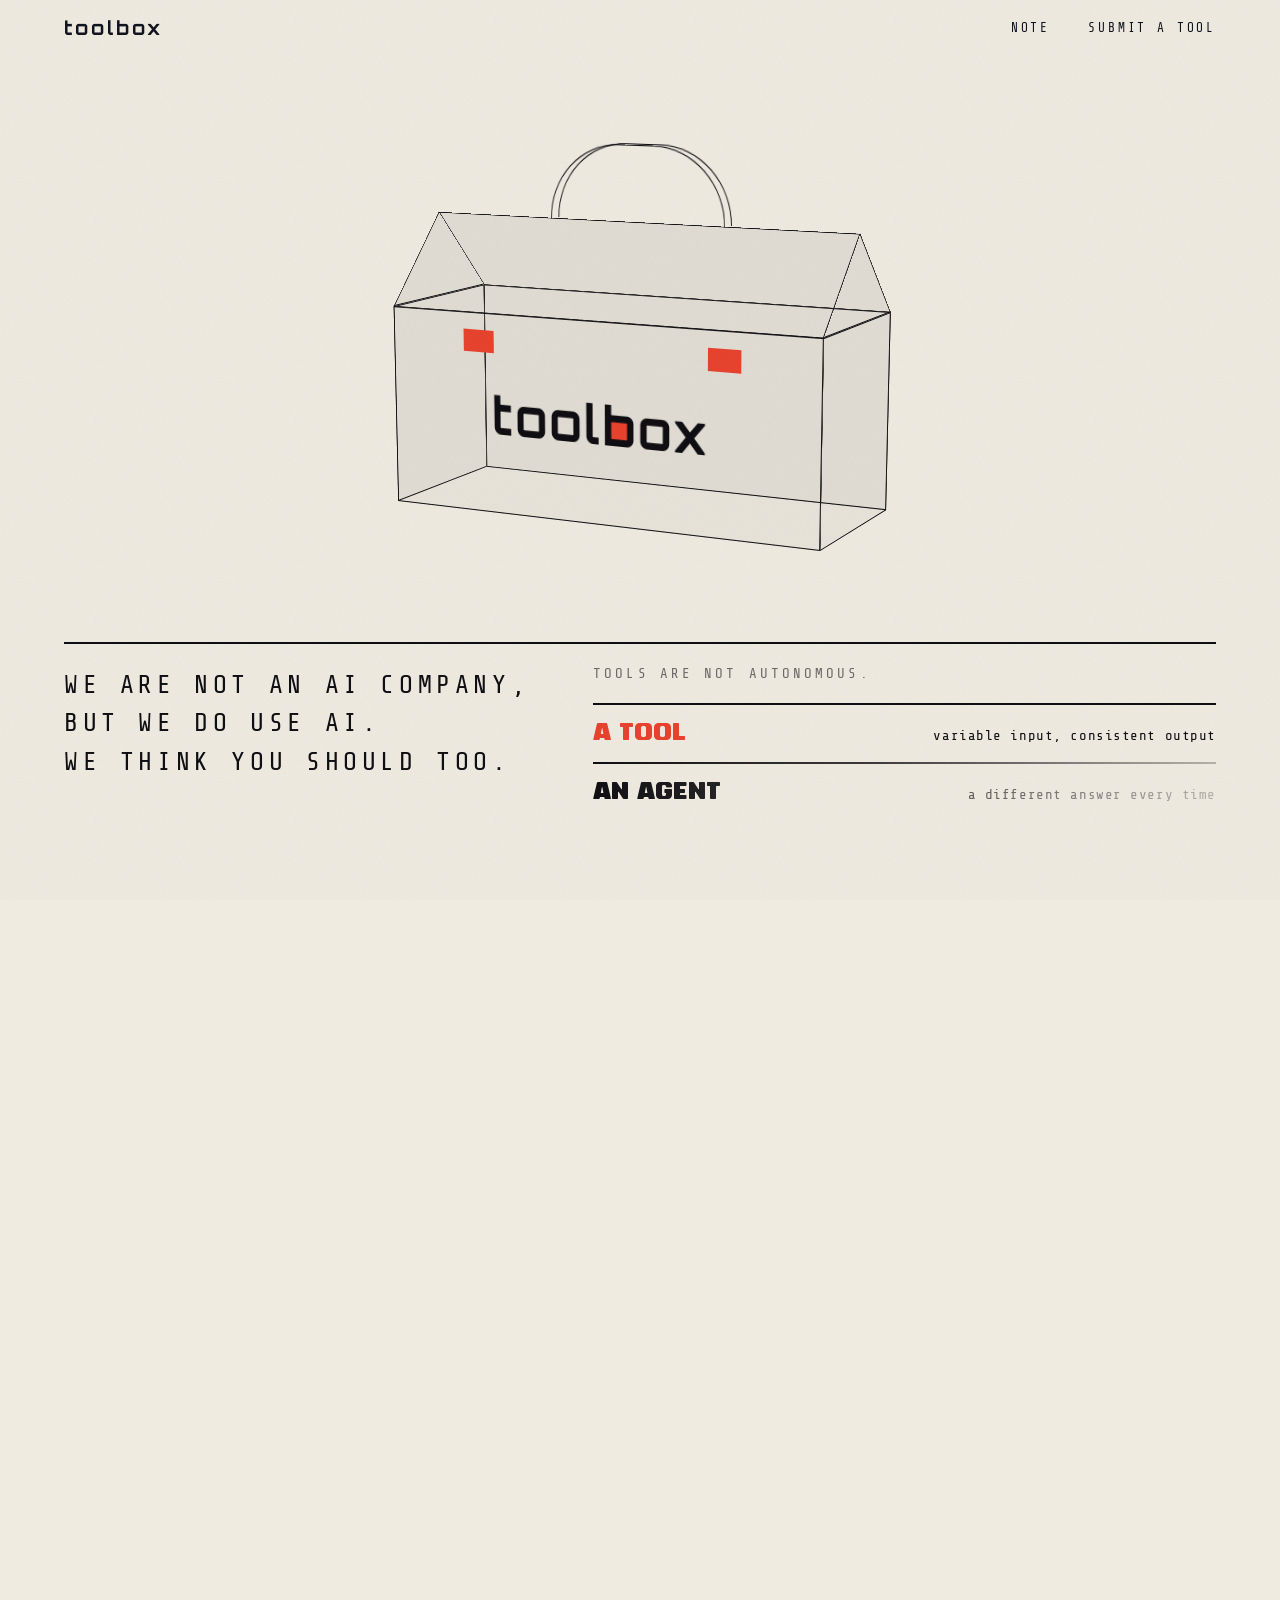
<file: index.html>
<!doctype html>
<html lang="en">
<head>
<meta charset="utf-8">
<meta name="viewport" content="width=device-width, initial-scale=1">
<title>toolbox</title>
<meta name="description" content="A node workspace for companies that build things one at a time.">
<meta property="og:title" content="toolbox">
<meta property="og:description" content="We are not an AI company, but we do use AI. We think you should too.">
<meta property="og:image" content="assets/og.png">
<link rel="stylesheet" href="site.css">
</head>
<body>

<nav>
  <span class="mk">toolbox</span>
  <span class="links">
    <a class="to" href="notes/rebuild.html">Note</a>
    <a class="to" href="#start" data-open>Submit a tool</a>
  </span>
</nav>

<!-- ============================ 1 → 2 · THE POINT, BECOMING THE STORY ============================
     One scene, held on screen while it scrolls. The box is a single object:
     large on the point, it shrinks into the centre of the diagram. -->
<section class="scene" data-scene>
  <i class="snap" style="top:0"></i><i class="snap" style="top:100svh"></i>
  <div class="stage">

    <div class="layer point" data-point>
      <div class="hero-inner wrap">
        <div class="tbx-stage" data-slot="point"></div>
        <div class="hero-foot">
          <div class="rule"></div>
          <div class="split foot-row">
            <p class="hero-slogan">
              <span>We are not an AI company,</span>
              <span>but we do use AI.</span>
              <span>We think you should too.</span>
            </p>
            <div class="stance">
              <p class="caps soft">Tools are not autonomous.</p>
              <div class="rows">
                <div class="row"><div class="split"><p class="t">A tool</p><p class="r">variable input, consistent output</p></div></div>
                <div class="row fade"><div class="split"><p>An agent</p><p class="r">a different answer every time</p></div></div>
              </div>
            </div>
          </div>
        </div>
      </div>
    </div>

    <div class="layer story" data-story>
      <div class="wrap" style="width:100%">
        <div class="bridge" data-bridge>
          <svg class="wires" aria-hidden="true"></svg>
          <div class="slabs">
            <div class="slab" tabindex="0"><div class="id"><p class="caps">CRM</p><p class="mono soft">bought in 2019</p></div><i class="hatch"></i></div>
            <div class="slab" tabindex="0"><div class="id"><p class="caps">ERP</p><p class="mono soft">set up by someone who left</p></div><i class="hatch"></i></div>
            <div class="slab" tabindex="0"><div class="id"><p class="caps">Accounts</p><p class="mono soft">only receives spreadsheets</p></div><i class="hatch"></i></div>
          </div>
          <div class="node" data-slot="story" role="img" aria-label="toolbox"></div>
          <div class="kinds" role="group" aria-label="Tools">
            <button type="button" class="kind" data-kind="create" aria-pressed="true"><i class="dot"></i><span class="caps">Create</span><span class="mono soft">quotes · documents</span></button>
            <button type="button" class="kind" data-kind="analyse" aria-pressed="false"><i class="dot"></i><span class="caps">Analyse</span><span class="mono soft">audits · reports</span></button>
            <button type="button" class="kind" data-kind="operate" aria-pressed="false"><i class="dot"></i><span class="caps">Operate</span><span class="mono soft">job cards · handover</span></button>
          </div>
        </div>
      </div>
    </div>

    <div class="tbx" data-box aria-hidden="true">
      <div class="body-g">
        <div class="f bk"></div><div class="f lf"></div><div class="f rt"><i class="pin out"></i></div>
        <div class="f bt ghost"></div><div class="f fr"><i class="pin in"></i></div>
      </div>
      <div class="lid">
        <div class="f sb"></div><div class="f el"></div><div class="f er"></div>
        <div class="f sf"></div><div class="f rg"></div>
      </div>
      <div class="arch b"></div><div class="arch a"></div>
      <div class="seam"></div>
      <div class="latch l"></div><div class="latch r"></div>
      <div class="mark"><span>tool<span class="b" data-hole>b</span>ox</span></div>
    </div>

  </div>
</section>

<!-- ============================ 3 · THE ACTION (dark) ============================
     A five-speed gate: the five steps are the five gears, the knob sits in
     first. Submit flips the panel to the form. -->
<section class="dark page cta" id="start">
  <div class="wrap">
    <div class="flip" data-flip>
      <div class="card">

        <div class="face front">
          <h2 class="ask">What would you build first?</h2>
          <div class="console">
            <svg class="gate" viewBox="0 0 640 400" role="group" aria-label="How it goes">
              <path class="chan o" d="M110 100 V300 M320 100 V300 M530 100 V200 M110 200 H530"/>
              <path class="chan i" d="M110 100 V300 M320 100 V300 M530 100 V200 M110 200 H530"/>
              <g class="gear" data-gear="1" tabindex="0" role="button" aria-label="1, Submit"><rect x="60" y="0" width="100" height="140"/><text class="n" x="110" y="36">1</text><text class="s" x="110" y="60">Submit</text></g>
              <g class="gear" data-gear="2" tabindex="0" role="button" aria-label="2, Assess"><rect x="60" y="260" width="100" height="140"/><text class="n" x="110" y="364">2</text><text class="s" x="110" y="388">Assess</text></g>
              <g class="gear" data-gear="3" tabindex="0" role="button" aria-label="3, Build"><rect x="270" y="0" width="100" height="140"/><text class="n" x="320" y="36">3</text><text class="s" x="320" y="60">Build</text></g>
              <g class="gear" data-gear="4" tabindex="0" role="button" aria-label="4, Deploy"><rect x="270" y="260" width="100" height="140"/><text class="n" x="320" y="364">4</text><text class="s" x="320" y="388">Deploy</text></g>
              <g class="gear" data-gear="5" tabindex="0" role="button" aria-label="5, Deliver"><rect x="480" y="0" width="100" height="140"/><text class="n" x="530" y="36">5</text><text class="s" x="530" y="60">Deliver</text></g>
              <circle class="knob" r="16" cx="110" cy="110"/>
            </svg>
            <button class="start" type="button" data-open><span>Submit</span><span>a tool</span></button>
          </div>
        </div>

        <form class="face back" data-form novalidate>
          <p class="caps soft">Submit a tool</p>
          <div class="fields">
            <label class="field"><span class="caps soft">Name</span><input name="name" autocomplete="name" required></label>
            <label class="field"><span class="caps soft">Company</span><input name="company" autocomplete="organization" required></label>
            <label class="field"><span class="caps soft">Email</span><input name="email" type="email" autocomplete="email" required></label>
            <label class="field wide"><span class="caps soft">The work, and what it should produce</span><textarea name="work" rows="4" required></textarea></label>
          </div>
          <div class="actions">
            <button class="go" type="submit">Send</button>
            <button class="quiet" type="button" data-close>Back</button>
            <p class="mono status" aria-live="polite"></p>
          </div>
        </form>

      </div>
    </div>
  </div>
</section>

<script src="vendor/anime.umd.min.js"></script>
<script src="site.js"></script>
<script src="scene.js"></script>
<script src="hole.js"></script>
<script src="gate.js"></script>
</body>
</html>
</file>
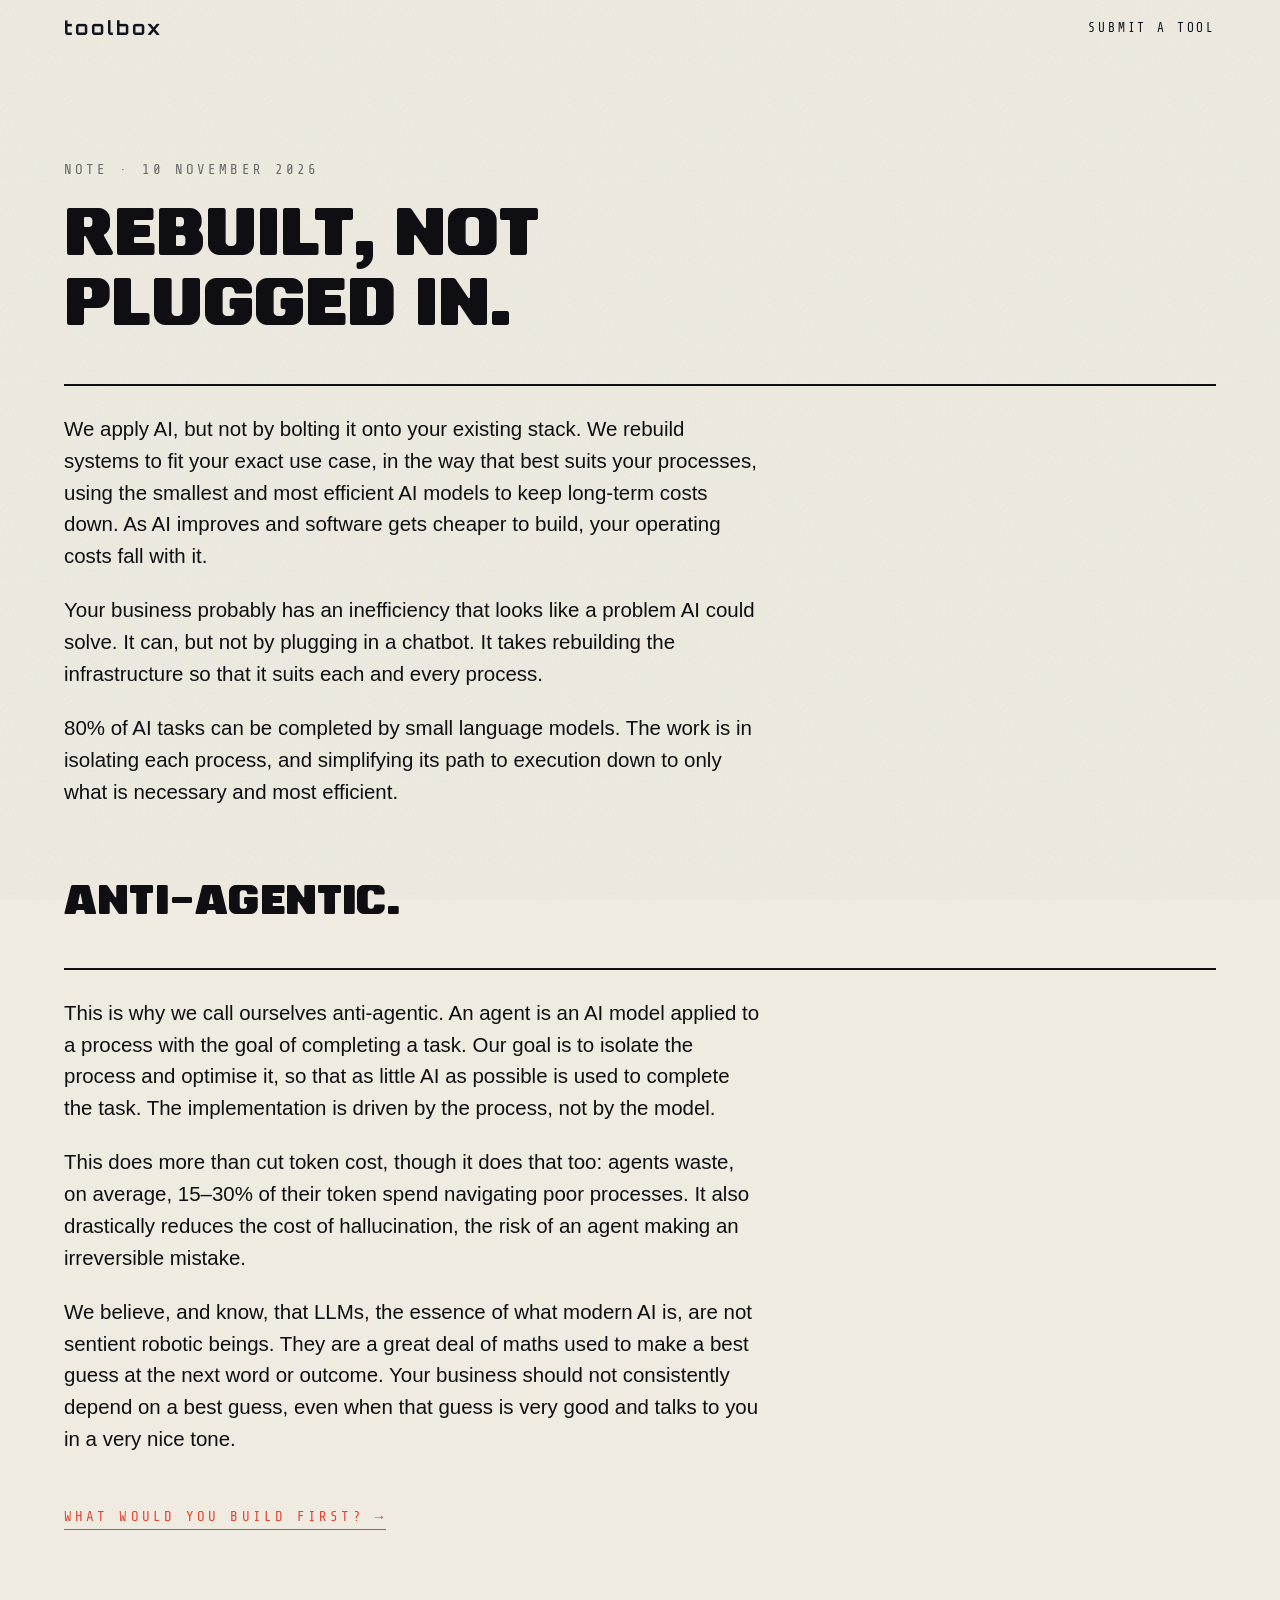
<file: notes/rebuild.html>
<!doctype html>
<html lang="en">
<head>
<meta charset="utf-8">
<meta name="viewport" content="width=device-width, initial-scale=1">
<title>Rebuilt, not plugged in — toolbox</title>
<meta name="description" content="We apply AI by rebuilding systems around your processes, on the smallest models that do the job — not by plugging a chatbot into your stack.">
<meta property="og:title" content="Rebuilt, not plugged in">
<meta property="og:image" content="../assets/og.png">
<link rel="stylesheet" href="../site.css">
<link rel="stylesheet" href="../note.css">
</head>
<body>

<nav>
  <a class="mk" href="../index.html">toolbox</a>
  <a class="to" href="../index.html#start">Submit a tool</a>
</nav>

<article class="note">
  <p class="caps soft">Note · 10 November 2026</p>
  <h1 class="title">Rebuilt, not plugged in.</h1>

  <div class="body">
    <p>
      We apply AI, but not by bolting it onto your existing stack. We rebuild
      systems to fit your exact use case, in the way that best suits your
      processes, using the smallest and most efficient AI models to keep
      long-term costs down. As AI improves and software gets cheaper to build,
      your operating costs fall with it.
    </p>
    <p>
      Your business probably has an inefficiency that looks like a problem AI
      could solve. It can, but not by plugging in a chatbot. It takes
      rebuilding the infrastructure so that it suits each and every process.
    </p>
    <p>
      80% of AI tasks can be completed by small language models. The work is in
      isolating each process, and simplifying its path to execution down to
      only what is necessary and most efficient.
    </p>
  </div>

  <h2 class="sub">Anti-agentic.</h2>
  <div class="body">
    <p>
      This is why we call ourselves anti-agentic. An agent is an AI model
      applied to a process with the goal of completing a task. Our goal is to
      isolate the process and optimise it, so that as little AI as possible is
      used to complete the task. The implementation is driven by the process,
      not by the model.
    </p>
    <p>
      This does more than cut token cost, though it does that too: agents
      waste, on average, 15–30% of their token spend navigating poor
      processes. It also drastically reduces the cost of hallucination, the
      risk of an agent making an irreversible mistake.
    </p>
    <p>
      We believe, and know, that LLMs, the essence of what modern AI is, are
      not sentient robotic beings. They are a great deal of maths used to make
      a best guess at the next word or outcome. Your business should not
      consistently depend on a best guess, even when that guess is very good
      and talks to you in a very nice tone.
    </p>
  </div>

  <a class="onward caps" href="../index.html#start">What would you build first? →</a>
</article>

</body>
</html>
</file>
<file: site.css>
/* ===========================================================================
   TOOLBOX — site, second edition.
   The first edition's system, kept whole (TOOLBOX/toolbox/site/index.html):
   rules never containers, split alignment, one red doing one job. Two grounds
   only — cream, and a single carbon band so the page has a spine.
   =========================================================================== */

@font-face { font-family:'Olivetti';        src:url('assets/font/Olivetti.ttf')  format('truetype'); font-display:swap; }
@font-face { font-family:'Share Tech Mono'; src:url('assets/font/sharetech.ttf') format('truetype'); font-display:swap; }
@font-face { font-family:'Orbitron';        src:url('assets/font/orbitron.ttf')  format('truetype'); font-display:swap; }

:root{
  --paper:#efebe1;
  --ink:#0f0e12;
  --ink-soft:rgba(15,14,18,.58);
  --ink-faint:rgba(15,14,18,.26);
  --red:#e8432e;

  --mono:'Share Tech Mono', ui-monospace, Menlo, monospace;
  --display:'Olivetti','Helvetica Neue',sans-serif;
  --thin:'Helvetica Neue',Helvetica,Arial,sans-serif;

  --pad:clamp(16px, 5vw, 80px);
  --gap:clamp(48px, 9vw, 132px);
}

*{box-sizing:border-box;margin:0;padding:0}
html{scroll-behavior:smooth;scroll-snap-type:y mandatory}
body{
  background:var(--paper);color:var(--ink);
  font-family:var(--thin);font-weight:200;
  -webkit-font-smoothing:antialiased;overflow-x:hidden;
}
/* paper grain, the same material note as the deck */
body::before{
  content:'';position:fixed;inset:0;pointer-events:none;z-index:60;
  opacity:.09;mix-blend-mode:multiply;
  background-image:url("data:image/svg+xml,%3Csvg xmlns='http://www.w3.org/2000/svg' width='200' height='200'%3E%3Cfilter id='n'%3E%3CfeTurbulence type='fractalNoise' baseFrequency='.85' numOctaves='3'/%3E%3C/filter%3E%3Crect width='200' height='200' filter='url(%23n)'/%3E%3C/svg%3E");
}

/* --- shared vocabulary ------------------------------------------------- */
.wrap{max-width:1440px;margin:0 auto;padding:0 var(--pad)}
.caps{font-family:var(--mono);font-size:clamp(11px,1.1vw,15px);letter-spacing:.22em;text-transform:uppercase}
.soft{color:var(--ink-soft)}
.rule{height:2px;background:var(--ink);transform-origin:left center}
.hair{height:1px;background:var(--ink-faint);transform-origin:left center}
.split{display:flex;justify-content:space-between;align-items:baseline;gap:var(--pad);flex-wrap:wrap}

h2{font-family:var(--display);font-weight:400;text-transform:uppercase;
   font-size:clamp(34px,6.4vw,104px);line-height:.98;letter-spacing:.005em}
h2 .ln{display:block}
.lede{font-family:var(--mono);font-size:clamp(13px,1.35vw,20px);line-height:1.8;
      letter-spacing:.05em;color:var(--ink-soft);max-width:62ch}

section{padding:var(--gap) 0}
.page{min-height:100svh;scroll-snap-align:start;display:flex;flex-direction:column;justify-content:center}

/* === NAV ================================================================ */
nav{position:fixed;top:0;left:0;right:0;z-index:50;
  padding:16px var(--pad);
  display:flex;justify-content:space-between;align-items:center;
  mix-blend-mode:difference;color:#fff;pointer-events:none}
nav .mk{font-family:'Orbitron',var(--mono);font-size:clamp(15px,1.5vw,21px);
  letter-spacing:.16em;text-transform:lowercase}
nav .links{display:flex;gap:clamp(18px,3vw,40px)}
nav .to{font-family:var(--mono);font-size:clamp(10px,1vw,13px);letter-spacing:.22em;
  text-transform:uppercase;pointer-events:auto;color:#fff;text-decoration:none}

/* === HERO =============================================================== */
/* the point and the story share one held screen; scene.js moves the box */
.scene{position:relative;height:200svh;padding:0}
.scene .snap{position:absolute;left:0;width:1px;height:1px;scroll-snap-align:start}
.stage{position:sticky;top:0;height:100svh;overflow:hidden;perspective:2200px}
.layer{position:absolute;inset:0;display:grid;place-items:center}
.story{opacity:0;pointer-events:none}
.stage > .tbx{position:absolute;left:0;top:0;z-index:2}
.hero-inner{width:100%;display:grid;place-items:center}

.tbx-stage{perspective:2200px;width:100%;height:min(58svh,520px);
  display:grid;place-items:center;position:relative}
.tbx{transform-style:preserve-3d;
  transform:translateY(70px) scale(var(--tbx-s,1)) rotateX(-12deg) rotateY(-26deg)}
.tbx *{transform-style:preserve-3d}
.tbx .f{position:absolute;left:50%;top:50%;border:1px solid var(--ink);
  background:rgba(15,14,18,.028)}
.tbx .f.ghost{border-style:dashed;border-color:var(--ink-faint);background:none}

.tbx .body-g{position:absolute;left:50%;top:50%;width:0;height:0;transform:translate3d(-50%,-50%,0)}
.tbx .body-g .fr{width:460px;height:200px;transform:translate(-50%,-50%) translateZ(90px)}
.tbx .body-g .bk{width:460px;height:200px;transform:translate(-50%,-50%) translateZ(-90px)}
.tbx .body-g .lf{width:180px;height:200px;transform:translate(-50%,-50%) rotateY(90deg) translateZ(-230px)}
.tbx .body-g .rt{width:180px;height:200px;transform:translate(-50%,-50%) rotateY(90deg) translateZ(230px)}
.tbx .body-g .bt{width:460px;height:180px;transform:translate(-50%,-50%) rotateX(90deg) translateZ(-100px)}

.tbx .lid{position:absolute;left:50%;top:50%;width:0;height:0;transform:translate3d(-50%,-50%,0)}
.tbx .lid .sf{width:460px;height:124.5px;transform:translate(-50%,-50%) translate3d(0,-143px,45px) rotateX(46.3deg)}
.tbx .lid .sb{width:460px;height:124.5px;transform:translate(-50%,-50%) translate3d(0,-143px,-45px) rotateX(-46.3deg)}
.tbx .lid .el{width:180px;height:86px;transform:translate(-50%,-50%) rotateY(90deg) translate3d(0,-143px,-230px);clip-path:polygon(0 100%,100% 100%,50% 0)}
.tbx .lid .er{width:180px;height:86px;transform:translate(-50%,-50%) rotateY(90deg) translate3d(0,-143px,230px);clip-path:polygon(0 100%,100% 100%,50% 0)}
.tbx .lid .rg{width:460px;height:2px;transform:translate(-50%,-50%) translate3d(0,-186px,0) rotateX(90deg)}

.tbx .arch{position:absolute;left:50%;top:50%;width:190px;height:76px;
  border:1px solid var(--ink);border-bottom:none;border-radius:96px 96px 0 0;background:none}
.tbx .arch.a{transform:translate(-50%,-50%) translate3d(0,-224px,8px)}
.tbx .arch.b{transform:translate(-50%,-50%) translate3d(0,-224px,-8px)}
.tbx .seam{position:absolute;left:50%;top:50%;width:460px;height:0;
  border-top:1px dashed var(--ink-faint);
  transform:translate(-50%,-50%) translate3d(0,-100px,90.5px)}
.tbx .latch{position:absolute;left:50%;top:50%;width:34px;height:22px;
  background:var(--red);border:1px solid var(--red)}
.tbx .latch.l{transform:translate(-50%,-50%) translate3d(-132px,-72px,91px)}
.tbx .latch.r{transform:translate(-50%,-50%) translate3d( 132px,-72px,91px)}
.tbx .mark{position:absolute;left:50%;top:50%;width:460px;height:200px;
  transform:translate(-50%,-50%) translateZ(91px);
  display:grid;place-items:center;border:none;background:none;
  font-family:'Orbitron',var(--mono);font-size:52px;letter-spacing:.06em;color:var(--ink)}

.hero-foot{width:100%;margin-top:clamp(20px,4vw,44px)}
.hero-slogan{margin-top:clamp(16px,2.4vh,28px);font-family:var(--mono);font-weight:400;
  font-size:clamp(15px,2vw,30px);letter-spacing:.18em;text-transform:uppercase;line-height:1.5}
.hero-slogan span{display:block}
/* === DARK BAND ========================================================== */
.dark{background:var(--ink);color:var(--paper)}
.dark .lede{color:rgba(239,235,225,.62)}
.dark .rule{background:var(--paper)}
.dark .hair{background:rgba(239,235,225,.24)}
.dark .soft{color:rgba(239,235,225,.55)}

/* === THE STORY — page two: the old systems, read, turned into work ====== */
.bridge{display:grid;align-items:stretch;
  grid-template-columns:minmax(0,1fr) clamp(40px,7vw,150px) auto clamp(40px,7vw,150px) minmax(0,1fr);
  --bp:clamp(14px,1.7vw,26px);--bt:clamp(13px,1.45vw,21px)
}
.bridge .slabs,.bridge .kinds{display:grid;grid-template-rows:repeat(3,1fr)}
.bridge .slabs{grid-column:1}
.bridge .kinds{grid-column:5}
/* the wires are drawn by site.js, from each system into the box and out of
   it to each kind of tool; they stop at its edges */
.bridge{position:relative}
.bridge .wires{position:absolute;inset:0;width:100%;height:100%;overflow:visible;pointer-events:none;z-index:0}
.bridge .wires path{fill:none;stroke:var(--ink);stroke-width:1;transition:stroke var(--motion,160ms)}
.bridge .wires path.on{stroke:var(--red)}
/* the place the box lands: sized to it, empty */
.bridge .node{grid-column:3;position:relative;z-index:1;align-self:center;
  --tbx-s:.52;width:calc(520px * var(--tbx-s));height:calc(380px * var(--tbx-s))}
.tbx .b canvas{display:inline-block}
/* where the wires meet the box: the middle of its left edge, and of its right */
.tbx .pin{position:absolute;top:50%;width:0;height:0}
.tbx .pin.in{left:0} .tbx .pin.out{right:0}
@media (max-width:1100px){ .bridge .node{--tbx-s:.36} }
.bridge .slabs,.bridge .kinds{position:relative;z-index:1;background:none}
.slab{background:var(--paper)}
/* a slab is a system that set hard: its name, then the years of data in it */
.slab{display:flex;flex-direction:column;
  border:1px solid var(--ink);padding:var(--bp) var(--bp) 0;margin:clamp(6px,.8vw,12px) 0}
/* the name, and what is wrong with it to its right — wrapping in its own column */
.slab .id{display:grid;grid-template-columns:auto 1fr;align-items:baseline;gap:6px 18px;margin-bottom:calc(var(--bp) * .7)}
.slab .caps{font-size:var(--bt)}
.slab .mono{font-family:var(--mono);font-size:var(--bt);letter-spacing:.04em}
/* the note is pulled, not pushed: it shows on hover and on focus, in its place */
.slab .id .mono{opacity:0;transition:opacity var(--motion,160ms) var(--ease,ease)}
.slab:hover .id .mono,.slab:focus-visible .id .mono{opacity:1}
.slab:focus-visible{outline:2px solid var(--red);outline-offset:2px}
@media (hover:none){ .slab .id .mono{opacity:1} }
.slab .hatch{display:block;height:clamp(20px,3vw,46px);margin:auto calc(-1 * var(--bp)) 0;
  border-top:1px solid var(--ink-faint);
  background:repeating-linear-gradient(135deg,var(--ink-faint) 0 1px,transparent 1px 6px)}

.kind{display:flex;flex-wrap:wrap;align-items:center;gap:8px 14px;margin:clamp(6px,.8vw,12px) 0;padding:var(--bp);
  border:1px solid transparent;background:none;color:var(--ink);text-align:left;cursor:pointer;
  font:inherit;transition:border-color var(--motion,160ms)}
.kind .dot{width:12px;height:12px;border-radius:50%;background:var(--ink);transition:background var(--motion,160ms)}
.kind .caps{font-size:var(--bt)}
.kind .mono{flex-basis:100%;padding-left:26px;font-family:var(--mono);font-size:var(--bt);letter-spacing:.04em}
.kind:hover,.kind:focus-visible{border-color:var(--ink);outline:none}
.kind[aria-pressed="true"]{border-color:var(--ink)}
.kind[aria-pressed="true"] .dot{background:var(--red)}

@media (max-width:720px){
  .bridge{grid-template-columns:1fr;grid-template-rows:none}
  .bridge .slabs,.bridge .kinds,.bridge .node{grid-column:1;text-align:left}
  .bridge .wires{display:none}
  .bridge .node{justify-self:start;margin:12px 0}
}

/* === THE STANCE — the first edition's ruled rows: a tool against an agent */
.stance{flex:1 1 380px;max-width:640px}
/* on the point, under the rule: the slogan, and the stance beside it */
.foot-row{align-items:flex-start;margin-top:clamp(16px,2.4vh,28px)}
.foot-row .hero-slogan{margin-top:0}
.foot-row .rows .row p{font-size:clamp(16px,min(1.9vw,3.2vh),30px)}
.foot-row .rows .row .r{font-size:clamp(12px,min(1.1vw,2vh),17px)}
.rows{margin-top:clamp(14px,2vw,22px)}
.rows .row{border-top:2px solid currentColor;padding:clamp(10px,1.8vh,22px) 0}
.rows .row p{font-family:var(--display);font-weight:400;text-transform:uppercase;
  font-size:clamp(19px,min(2.6vw,4.2vh),40px);line-height:1;letter-spacing:.01em}
.rows .row .t{color:var(--red)}
.rows .row .r{font-family:var(--mono);text-transform:none;letter-spacing:.04em;
  font-size:clamp(13px,1.3vw,19px);line-height:1.5}
.rows .row.fade{-webkit-mask-image:linear-gradient(90deg,#000 0%,rgba(0,0,0,.8) 45%,rgba(0,0,0,.26) 100%);
  mask-image:linear-gradient(90deg,#000 0%,rgba(0,0,0,.8) 45%,rgba(0,0,0,.26) 100%)}

/* === THE GATE — page three: a five-speed gate, and a start button ======= */
.cta{padding:clamp(48px,8vh,100px) 0}
.cta .wrap{width:100%;display:grid;place-items:center}
.flip{width:100%;max-width:1100px;perspective:2400px}
.card{display:grid;transform-style:preserve-3d;transition:transform 700ms var(--ease,ease)}
.flip.on .card{transform:rotateY(180deg)}
.face{grid-area:1/1;backface-visibility:hidden;-webkit-backface-visibility:hidden;
  display:flex;flex-direction:column;align-items:center;text-align:center}
.back{transform:rotateY(180deg)}
@media (prefers-reduced-motion:reduce){ .card{transition:none} }

.ask{font-size:clamp(30px,min(5vw,8vh),84px);line-height:.98;max-width:16ch}
.console{width:100%;display:flex;align-items:center;justify-content:center;flex-wrap:wrap;
  gap:clamp(28px,6vw,96px);margin-top:clamp(20px,4vh,48px)}

.gate{flex:0 1 auto;width:min(100%,560px,calc(52vh * 1.6));height:auto;overflow:visible}
/* the gate's channel: a wide paper stroke under a slightly narrower ground one */
.gate .chan{fill:none;stroke-linecap:round;stroke-linejoin:round}
.gate .chan.o{stroke:var(--paper);stroke-width:36}
.gate .chan.i{stroke:var(--ink);stroke-width:34}
.gate .gear{cursor:pointer;outline:none}
.gate .gear rect{fill:transparent}
.gate .gear text{fill:var(--paper);text-anchor:middle;opacity:.5;transition:opacity var(--motion,160ms)}
.gate .gear .n{font-family:var(--display);font-size:32px}
.gate .gear .s{font-family:var(--mono);font-size:12px;letter-spacing:.24em;text-transform:uppercase}
.gate .gear:hover text,.gate .gear:focus-visible text,.gate .gear.on text{opacity:1}
.gate .knob{fill:var(--red)}

/* the start button: an engine start, round, red, in a ring */
.start{flex:none;width:clamp(124px,min(13vw,20vh),188px);aspect-ratio:1;border-radius:50%;cursor:pointer;
  display:flex;flex-direction:column;align-items:center;justify-content:center;gap:.3em;
  background:var(--red);color:var(--paper);border:none;
  box-shadow:0 0 0 clamp(8px,1vw,12px) var(--ink),0 0 0 calc(clamp(8px,1vw,12px) + 1px) rgba(239,235,225,.5);
  font-family:var(--mono);font-size:clamp(12px,1.1vw,15px);letter-spacing:.24em;text-transform:uppercase;
  transition:transform var(--motion,160ms) var(--ease,ease),background var(--motion,160ms)}
.start:hover,.start:focus-visible{background:var(--paper);color:var(--ink);outline:none}
.start:active{transform:scale(.95)}

/* the send button on the form: a pill */
.go{display:inline-flex;align-items:center;justify-content:center;height:48px;padding:0 28px;border:none;cursor:pointer;
  border-radius:999px;background:var(--red);color:var(--paper);
  font-family:var(--mono);font-size:13px;letter-spacing:.22em;text-transform:uppercase;
  transition:background var(--motion,160ms),color var(--motion,160ms)}
.go:hover,.go:focus-visible{background:var(--paper);color:var(--ink);outline:none}

/* the form, on the back */
.back{align-items:stretch;text-align:left}
.fields{display:grid;grid-template-columns:repeat(3,minmax(0,1fr));gap:clamp(16px,2.4vh,28px) clamp(16px,2vw,28px);
  margin-top:clamp(16px,3vh,32px)}
.field{display:flex;flex-direction:column;gap:10px}
.field.wide{grid-column:1 / -1}
.field input,.field textarea{background:none;border:none;border-bottom:1px solid rgba(239,235,225,.4);
  color:var(--paper);font-family:var(--mono);font-size:clamp(15px,1.3vw,18px);letter-spacing:.04em;
  padding:8px 0;border-radius:0;outline:none;resize:vertical;transition:border-color var(--motion,160ms)}
.field input:focus,.field textarea:focus{border-bottom-color:var(--red)}
.actions{display:flex;flex-wrap:wrap;align-items:center;gap:clamp(12px,2vw,24px);margin-top:clamp(18px,3vh,36px)}
.quiet{height:48px;padding:0 24px;border-radius:999px;border:1px solid rgba(239,235,225,.4);background:none;
  color:var(--paper);font-family:var(--mono);font-size:13px;letter-spacing:.22em;text-transform:uppercase;cursor:pointer;
  transition:background var(--motion,160ms),color var(--motion,160ms)}
.quiet:hover,.quiet:focus-visible{background:var(--paper);color:var(--ink);outline:none}
.status{font-family:var(--mono);font-size:13px;letter-spacing:.04em;color:rgba(239,235,225,.62)}
@media (max-width:720px){ .fields{grid-template-columns:1fr} }

/* reveal state — set by script, cleared on intersect */
[data-rise]{opacity:0}
@media (prefers-reduced-motion:reduce){ [data-rise]{opacity:1} html{scroll-behavior:auto} }
</file>
<file: note.css>
/* ===========================================================================
   A NOTE — one post, set in the site's system: caps label, display title,
   thin sentences, one red line out.
   =========================================================================== */
html{scroll-snap-type:none}
nav a.mk{pointer-events:auto;color:#fff;text-decoration:none}

.note{max-width:1440px;margin:0 auto;
  padding:clamp(120px,18vh,200px) var(--pad) clamp(80px,12vh,140px)}
.note .title{margin-top:clamp(16px,2.4vh,28px);font-family:var(--display);font-weight:400;
  text-transform:uppercase;font-size:clamp(34px,5.6vw,92px);line-height:.98;max-width:14ch}
.note .body{margin-top:clamp(28px,5vh,56px);border-top:2px solid var(--ink);padding-top:clamp(20px,3vh,36px)}
.note .sub{margin-top:clamp(48px,8vh,96px);font-family:var(--display);font-weight:400;
  text-transform:uppercase;font-size:clamp(26px,3.4vw,52px);line-height:1}
.note .body p{font-family:var(--thin);font-weight:300;font-size:clamp(18px,1.6vw,24px);
  line-height:1.55;max-width:34em}
.note .body p + p{margin-top:1.1em}
.note .onward{display:inline-block;margin-top:clamp(36px,6vh,72px);color:var(--red);text-decoration:none;
  border-bottom:1px solid var(--red);padding-bottom:4px}
.note .onward:hover,.note .onward:focus-visible{color:var(--ink);border-bottom-color:var(--ink);outline:none}
</file>
